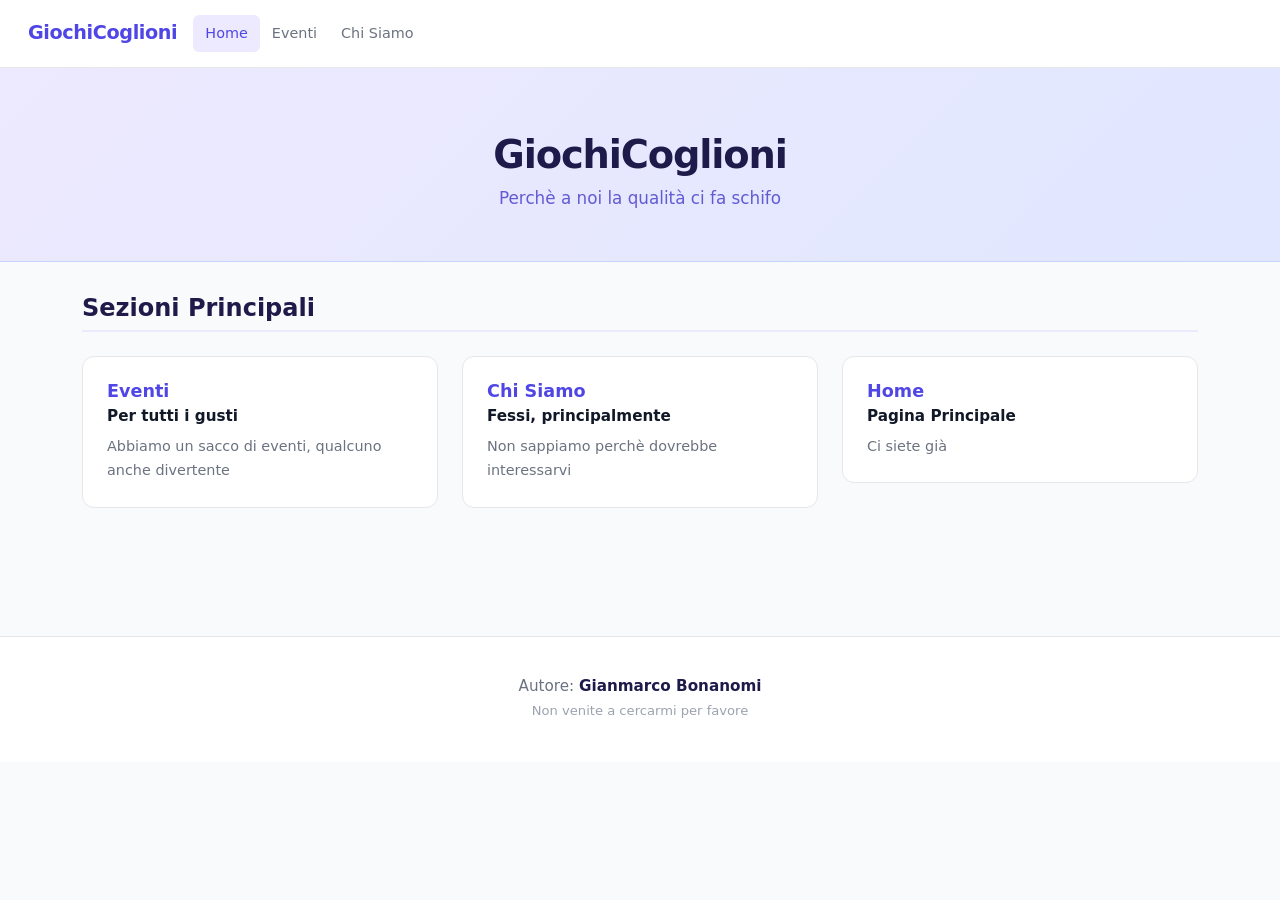
<file: index.html>
<!DOCTYPE html>
<html lang='it'>
<head>
    <meta charset='utf-8'>
    <meta name='viewport' content='width=device-width, initial-scale=1'>
    <title>Associazione culturale</title>
    <link href="https://cdn.jsdelivr.net/npm/bootstrap@5.3.3/dist/css/bootstrap.min.css" rel="stylesheet">
    <link rel='stylesheet' href='style.css'>
</head>

<body>
    
    <nav class="navbar navbar-expand-lg bg-body-tertiary">
    <div class="container-fluid">
        <a class="navbar-brand" href="#">GiochiCoglioni</a>
        <button class="navbar-toggler" type="button" data-bs-toggle="collapse" data-bs-target="#navbarNavAltMarkup" aria-controls="navbarNavAltMarkup" aria-expanded="false" aria-label="Toggle navigation">
        <span class="navbar-toggler-icon"></span>
        </button>
        <div class="collapse navbar-collapse" id="navbarNavAltMarkup">
        <div class="navbar-nav">
        <a class="nav-link active" aria-current="page" href="index.html">Home</a>
        <a class="nav-link" href="eventi.html">Eventi</a>
        <a class="nav-link" href="chi-siamo.html">Chi Siamo</a>
        </div>
        </div>
    </div>
    </nav>

    <header>
        <h1>GiochiCoglioni</h1>
        <p>Perchè a noi la qualità ci fa schifo</p>
    </header>

    <main class="container">

        <section>
            <h2>Sezioni Principali</h2>
                <div class="row g-4">
                    <div class="col-md-4">
                        <div class="card">
                            <div class="card-body">
                                <h3>Eventi</h3>
                                <h5 class="card-title">Per tutti i gusti</h5>
                                <p class="card-text">Abbiamo un sacco di eventi, qualcuno anche divertente</p>
                            </div>
                        </div>
                    </div>

                    <div class="col-md-4">
                        <div class="card">
                        <div class="card-body">
                                <h3>Chi Siamo</h3>
                                <h5 class="card-title">Fessi, principalmente</h5>
                                <p class="card-text">Non sappiamo perchè dovrebbe interessarvi</p>
                        </div>
                        </div>
                    </div>

                    <div class="col-md-4">
                        <div class="card">
                        <div class="card-body">
                                <h3>Home</h3>
                                <h5 class="card-title">Pagina Principale</h5>
                                <p class="card-text">Ci siete già</p>
                        </div>
                        </div>
                    </div>
                </div>
        </section>

    </main>

    <footer>
        <h4>Autore: <strong>Gianmarco Bonanomi</strong></h4>
        <p>Non venite a cercarmi per favore</p>
    </footer>


     <script src="https://cdn.jsdelivr.net/npm/bootstrap@5.3.3/dist/js/bootstrap.bundle.min.js"></script>
     <script src="script.js"></script>

</body>

</html>
</file>
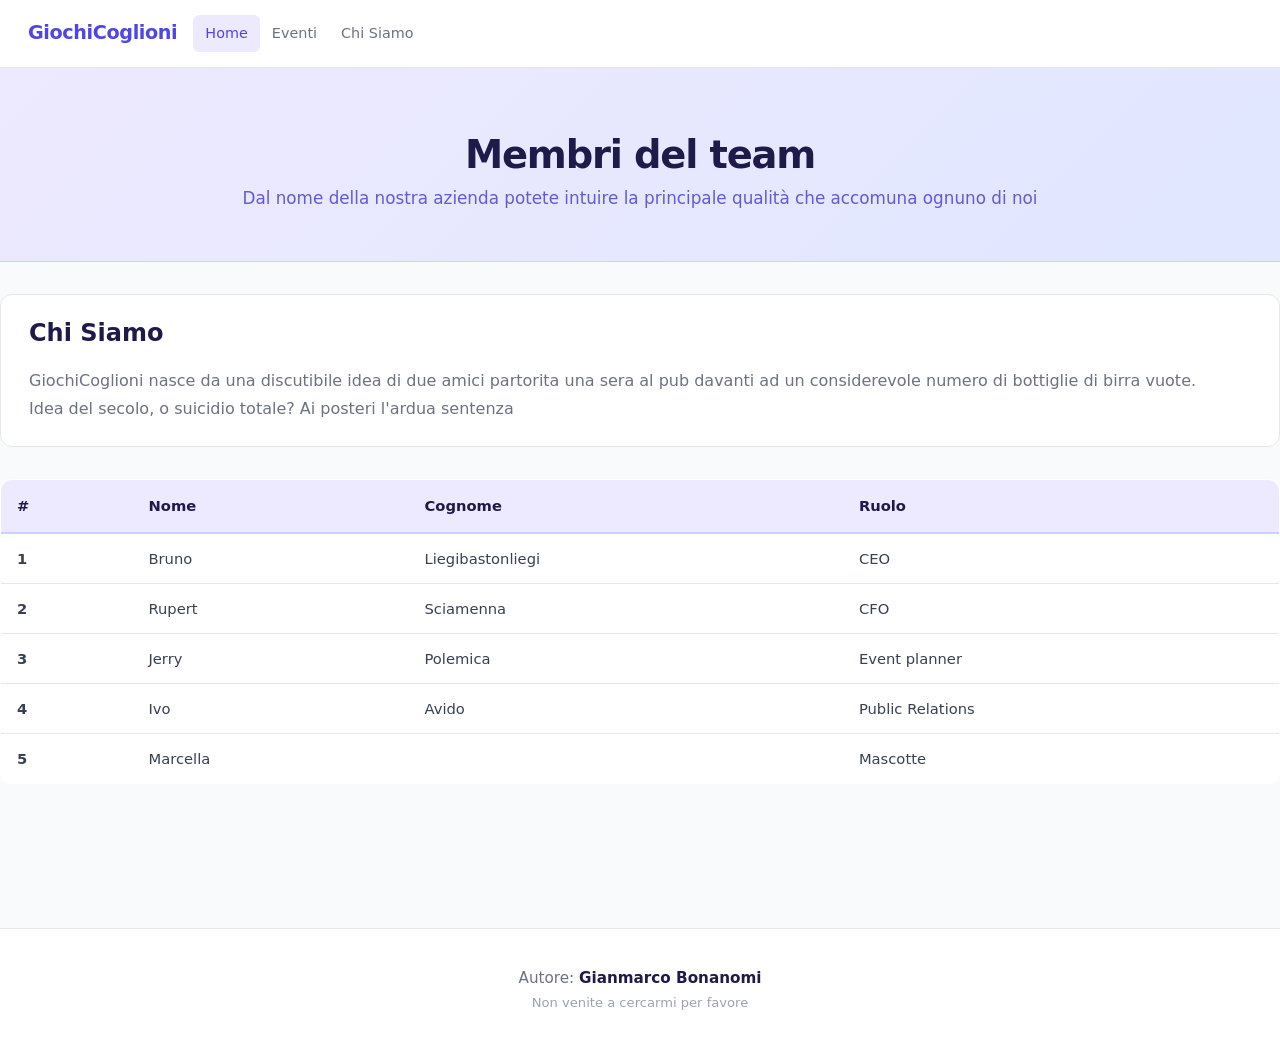
<file: chi-siamo.html>
<!DOCTYPE html>
<html lang='it'>
<head>
    <meta charset='utf-8'>
    <meta name='viewport' content='width=device-width, initial-scale=1'>
    <title>Associazione culturale</title>
    <link href="https://cdn.jsdelivr.net/npm/bootstrap@5.3.3/dist/css/bootstrap.min.css" rel="stylesheet">
    <link rel='stylesheet' href='style.css'>
</head>

<body>
    
    <nav class="navbar navbar-expand-lg bg-body-tertiary">
    <div class="container-fluid">
        <a class="navbar-brand" href="#">GiochiCoglioni</a>
        <button class="navbar-toggler" type="button" data-bs-toggle="collapse" data-bs-target="#navbarNavAltMarkup" aria-controls="navbarNavAltMarkup" aria-expanded="false" aria-label="Toggle navigation">
        <span class="navbar-toggler-icon"></span>
        </button>
        <div class="collapse navbar-collapse" id="navbarNavAltMarkup">
        <div class="navbar-nav">
        <a class="nav-link active" aria-current="page" href="index.html">Home</a>
        <a class="nav-link" href="eventi.html">Eventi</a>
        <a class="nav-link" href="chi-siamo.html">Chi Siamo</a>
        </div>
        </div>
    </div>
    </nav>

    <header>
        <h1>Membri del team</h1>
        <p>Dal nome della nostra azienda potete intuire la principale qualità che accomuna ognuno di noi</p>
    </header>

    <main>

        <section class="context">
            <h2>Chi Siamo</h2>
            <p>GiochiCoglioni nasce da una discutibile idea di due amici partorita una sera al pub davanti ad un considerevole numero di bottiglie di birra vuote.<br>
            Idea del secolo, o suicidio totale? Ai posteri l'ardua sentenza
            </p>
        </section>

        <table class="table">
        <thead>
            <tr>
            <th scope="col">#</th>
            <th scope="col">Nome</th>
            <th scope="col">Cognome</th>
            <th scope="col">Ruolo</th>
            </tr>
        </thead>
        <tbody>
            <tr>
            <th scope="row">1</th>
            <td>Bruno</td>
            <td>Liegibastonliegi</td>
            <td>CEO</td>
            </tr>
            <tr>
            <th scope="row">2</th>
            <td>Rupert</td>
            <td>Sciamenna</td>
            <td>CFO</td>
            </tr>
            <tr>
            <th scope="row">3</th>
            <td>Jerry</td>
            <td>Polemica</td>
            <td>Event planner</td>
            </tr>
            <tr>
            <th scope="row">4</th>
            <td>Ivo</td>
            <td>Avido</td>
            <td>Public Relations</td>
            </tr>
            <tr>
            <th scope="row">5</th>
            <td>Marcella</td>
            <td></td>
            <td>Mascotte</td>
            </tr>
        </tbody>
        </table>
    </main>

    <footer>
        <h4>Autore: <strong>Gianmarco Bonanomi</strong></h4>
        <p>Non venite a cercarmi per favore</p>
    </footer>


     <script src="https://cdn.jsdelivr.net/npm/bootstrap@5.3.3/dist/js/bootstrap.bundle.min.js"></script>
     <script src="script.js"></script>

</body>

</html>
</file>
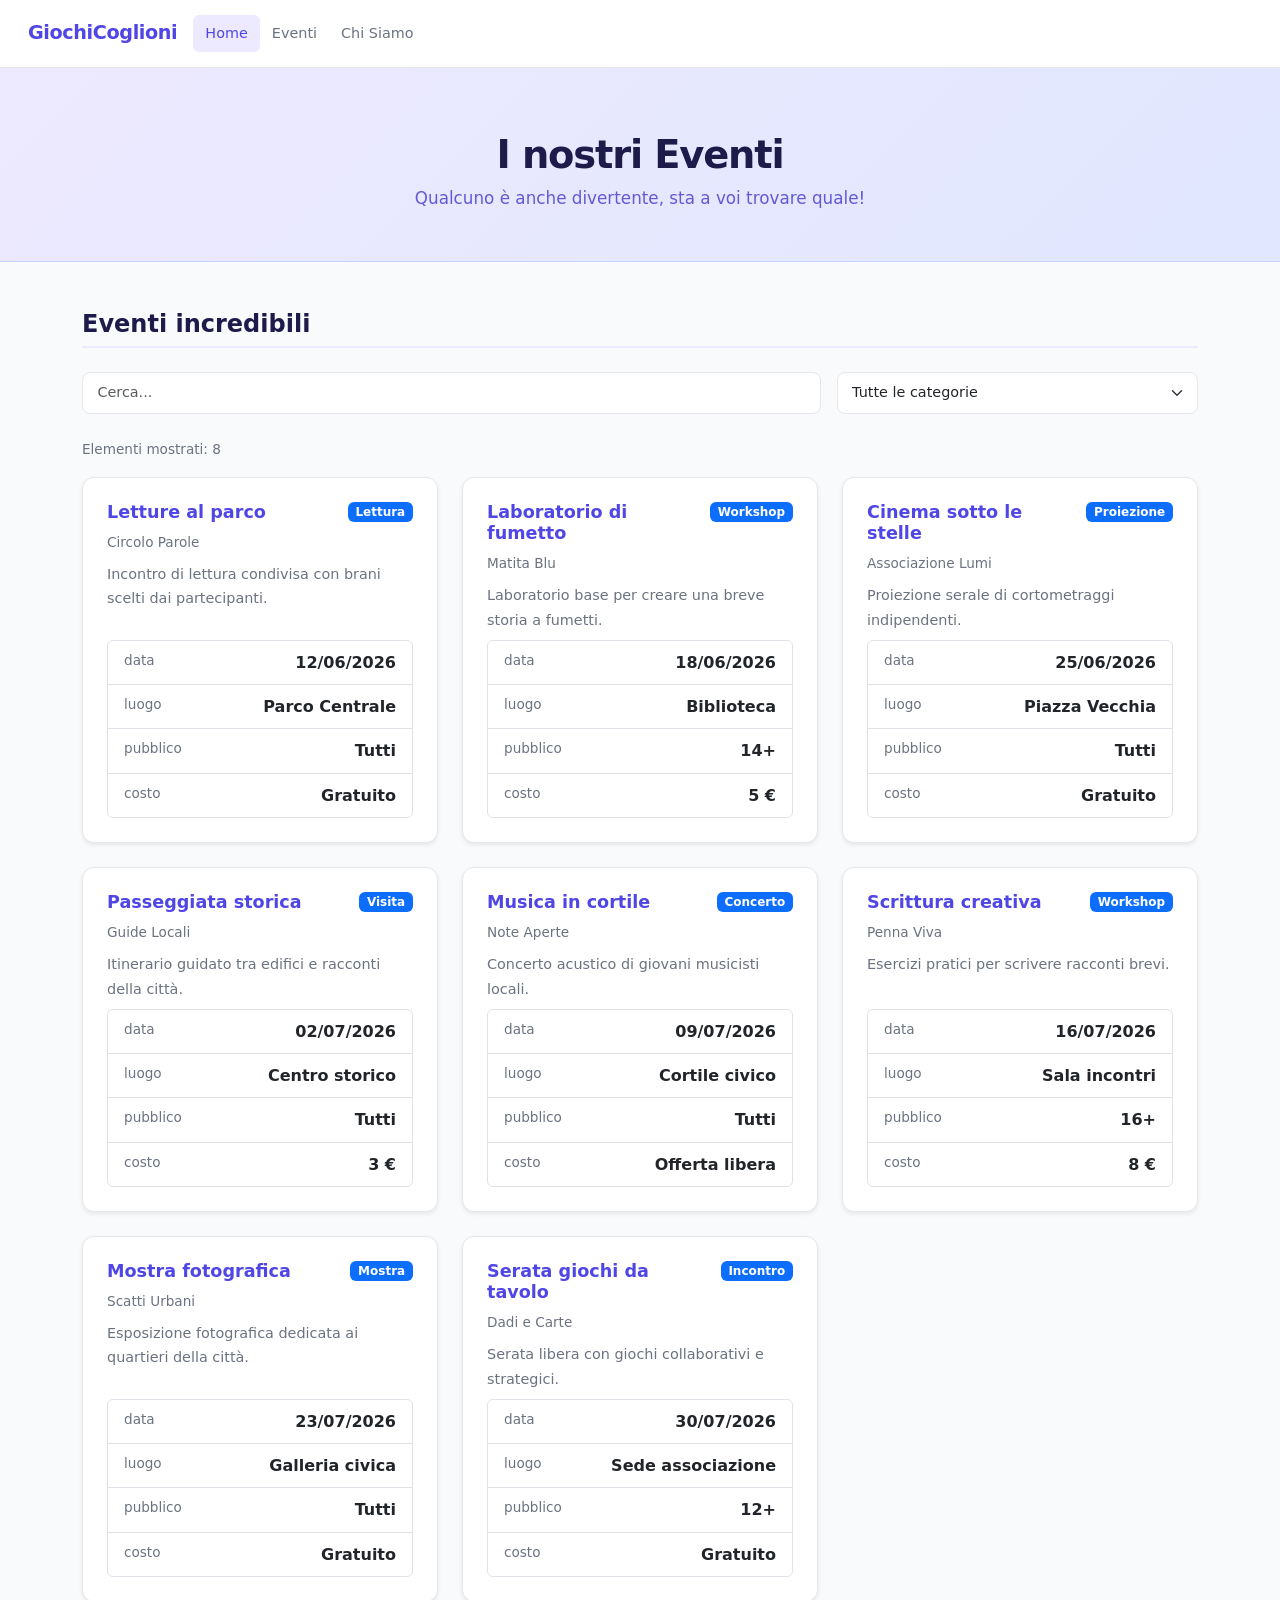
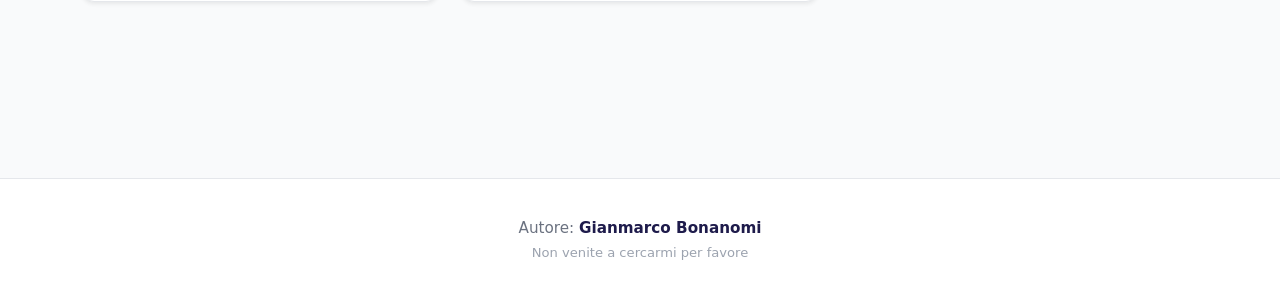
<file: eventi.html>
<!DOCTYPE html>
<html lang='it'>
<head>
    <meta charset='utf-8'>
    <meta name='viewport' content='width=device-width, initial-scale=1'>
    <title>Associazione culturale</title>
    <link href="https://cdn.jsdelivr.net/npm/bootstrap@5.3.3/dist/css/bootstrap.min.css" rel="stylesheet">
    <link rel='stylesheet' href='style.css'>
</head>

<body>
    
    <nav class="navbar navbar-expand-lg bg-body-tertiary">
    <div class="container-fluid">
        <a class="navbar-brand" href="#">GiochiCoglioni</a>
        <button class="navbar-toggler" type="button" data-bs-toggle="collapse" data-bs-target="#navbarNavAltMarkup" aria-controls="navbarNavAltMarkup" aria-expanded="false" aria-label="Toggle navigation">
        <span class="navbar-toggler-icon"></span>
        </button>
        <div class="collapse navbar-collapse" id="navbarNavAltMarkup">
        <div class="navbar-nav">
        <a class="nav-link active" aria-current="page" href="index.html">Home</a>
        <a class="nav-link" href="eventi.html">Eventi</a>
        <a class="nav-link" href="chi-siamo.html">Chi Siamo</a>
        </div>
        </div>
    </div>
    </nav>

    <header>
        <h1>I nostri Eventi</h1>
        <p>Qualcuno è anche divertente, sta a voi trovare quale!</p>
    </header>

    <main>

        <section class="container my-5">
        <h2 class="mb-4">Eventi incredibili</h2>

        <div id="status-message"></div>

        <div class="row g-3 mb-4">
            <div class="col-md-8">
            <input id="search-input" class="form-control" type="search" placeholder="Cerca...">
            </div>
            <div class="col-md-4">
            <select id="category-filter" class="form-select"></select>
            </div>
        </div>

        <p class="text-body-secondary">Elementi mostrati: <span id="items-count">0</span></p>

        <div id="cards-container" class="row g-4"></div>
        </section>

    </main>

    <footer>
        <h4>Autore: <strong>Gianmarco Bonanomi</strong></h4>
        <p>Non venite a cercarmi per favore</p>
    </footer>


     <script src="https://cdn.jsdelivr.net/npm/bootstrap@5.3.3/dist/js/bootstrap.bundle.min.js"></script>
     <script src="script.js"></script>

</body>

</html>
</file>
<file: style.css>
/* ── Variabili globali ─────────────────────────────── */
:root {
    --gc-accent:    #4f46e5;
    --gc-accent-lt: #ede9fe;
    --gc-dark:      #1e1b4b;
    --gc-muted:     #6b7280;
    --gc-border:    #e5e7eb;
    --gc-radius:    12px;
}

/* ── Reset / base ──────────────────────────────────── */
body {
    background-color: #f9fafb;
    color: #111827;
    font-family: system-ui, -apple-system, sans-serif;
    line-height: 1.7;
}

/* ── Navbar ────────────────────────────────────────── */
.navbar {
    border-bottom: 1px solid var(--gc-border);
    background-color: #ffffff !important;
    padding: 0.75rem 1rem;
}

.navbar-brand {
    font-weight: 700;
    font-size: 1.2rem;
    color: var(--gc-accent) !important;
    letter-spacing: -0.02em;
}

.nav-link {
    color: var(--gc-muted) !important;
    font-size: 0.9rem;
    padding: 0.4rem 0.75rem !important;
    border-radius: 6px;
    transition: background 0.15s, color 0.15s;
}

.nav-link:hover,
.nav-link.active {
    color: var(--gc-accent) !important;
    background-color: var(--gc-accent-lt);
}

/* ── Header ────────────────────────────────────────── */
header {
    text-align: center;
    padding: 4rem 1rem 3rem;
    margin-bottom: 2rem;
    background: linear-gradient(135deg, #ede9fe 0%, #e0e7ff 100%);
    border-bottom: 1px solid #c7d2fe;
}

header h1 {
    font-size: 2.4rem;
    font-weight: 700;
    color: var(--gc-dark);
    letter-spacing: -0.03em;
    margin-bottom: 0.4rem;
}

header p {
    color: #4338ca;
    font-size: 1.05rem;
    margin-bottom: 0;
    opacity: 0.8;
}

/* ── Cards (sezione principale) ────────────────────── */
.card {
    border: 1px solid var(--gc-border) !important;
    border-radius: var(--gc-radius) !important;
    background-color: #ffffff;
    transition: box-shadow 0.2s, transform 0.2s;
    overflow: hidden;
}

.card:hover {
    box-shadow: 0 8px 24px rgba(79, 70, 229, 0.1);
    transform: translateY(-2px);
}

.card-body {
    padding: 1.5rem;
}

.card-body h3 {
    font-size: 1.1rem;
    font-weight: 700;
    color: var(--gc-accent);
    margin-bottom: 0.3rem;
}

.card-title {
    font-size: 0.95rem;
    font-weight: 600;
    color: #111827;
    margin-bottom: 0.5rem;
}

.card-text {
    color: var(--gc-muted);
    font-size: 0.9rem;
    margin-bottom: 0;
}

/* ── Sezioni di testo ──────────────────────────────── */
section h2 {
    font-size: 1.5rem;
    font-weight: 700;
    color: var(--gc-dark);
    margin-bottom: 1.5rem;
    padding-bottom: 0.5rem;
    border-bottom: 2px solid var(--gc-accent-lt);
}

.context {
    padding: 1.5rem 1.75rem;
    background: #ffffff;
    border: 1px solid var(--gc-border);
    border-radius: var(--gc-radius);
    margin-bottom: 2rem;
    max-width: 100%;
}

.context h2 {
    border-bottom: none;
    margin-bottom: 0.75rem;
}

.context p {
    color: var(--gc-muted);
    margin-bottom: 0;
}

/* ── Tabella ───────────────────────────────────────── */
.table {
    background: #ffffff;
    border-radius: var(--gc-radius);
    overflow: hidden;
    border: 1px solid var(--gc-border);
    font-size: 0.92rem;
}

.table thead th {
    background-color: var(--gc-accent-lt);
    color: var(--gc-dark);
    font-weight: 600;
    border-bottom: 2px solid #c7d2fe;
    padding: 0.85rem 1rem;
}

.table tbody td,
.table tbody th {
    padding: 0.75rem 1rem;
    color: #374151;
    vertical-align: middle;
}

.table tbody tr:hover {
    background-color: #f5f3ff;
}

/* ── Barra di ricerca / filtro ─────────────────────── */
#search-input,
#category-filter {
    border: 1px solid var(--gc-border);
    border-radius: 8px;
    padding: 0.55rem 0.9rem;
    font-size: 0.9rem;
    background-color: #ffffff;
    transition: border-color 0.15s, box-shadow 0.15s;
}

#search-input:focus,
#category-filter:focus {
    border-color: var(--gc-accent);
    box-shadow: 0 0 0 3px rgba(79, 70, 229, 0.12);
    outline: none;
}

.text-body-secondary {
    font-size: 0.85rem;
    color: var(--gc-muted) !important;
}

/* ── Footer ────────────────────────────────────────── */
footer {
    margin-top: 5rem;
    padding: 2.5rem 2rem;
    background-color: #ffffff;
    border-top: 1px solid var(--gc-border);
    text-align: center;
}

footer h4 {
    font-size: 0.95rem;
    font-weight: 400;
    color: var(--gc-muted);
    margin-bottom: 0.3rem;
}

footer h4 strong {
    color: var(--gc-dark);
}

footer p {
    font-size: 0.82rem;
    color: #9ca3af;
    margin-bottom: 0;
}

/* ── Main padding ──────────────────────────────────── */
main {
    padding-bottom: 3rem;
}
</file>
